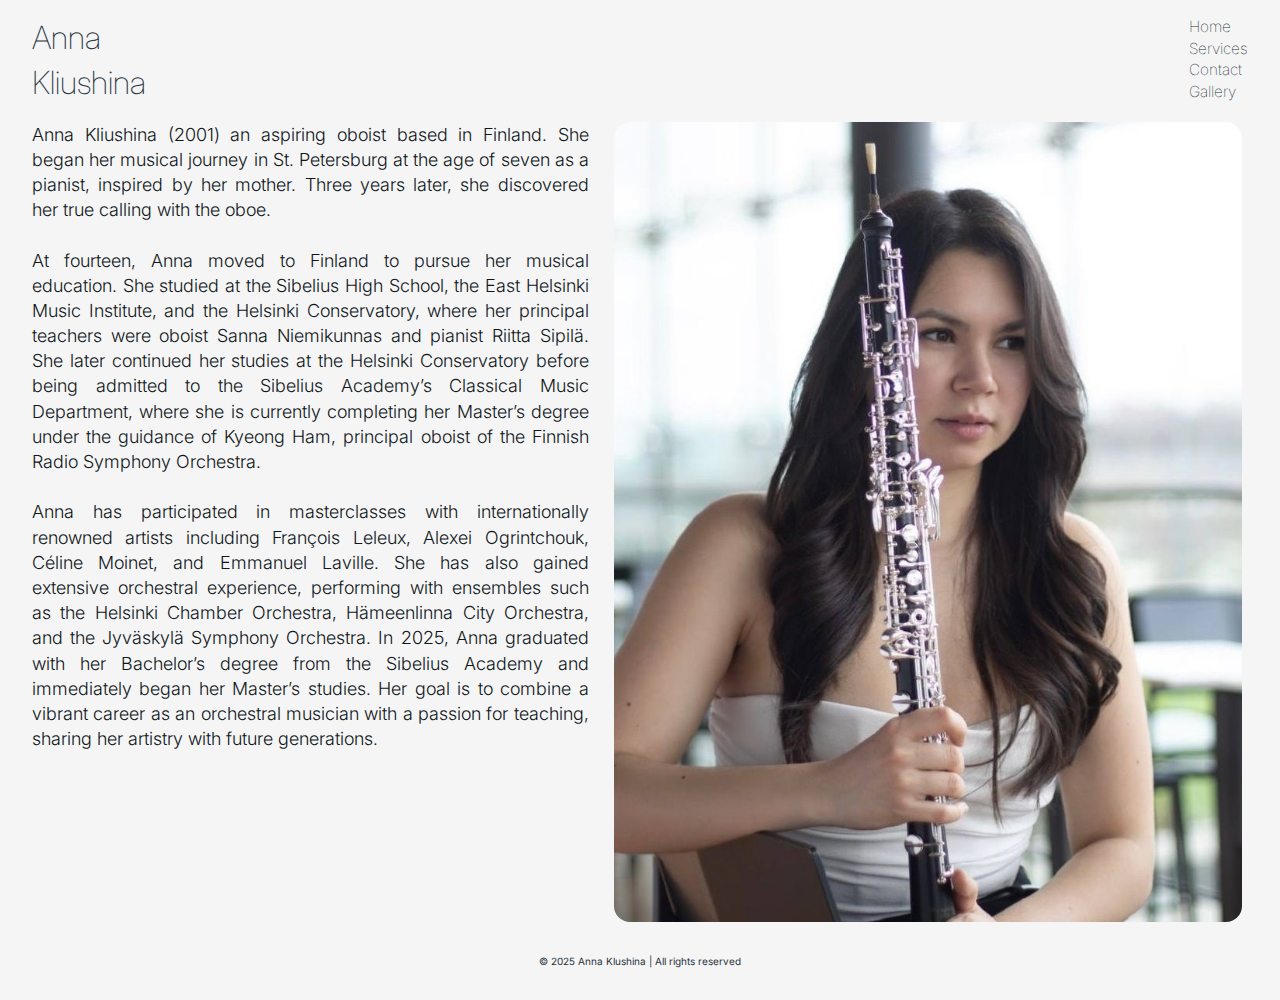
<file: about.html>
<!DOCTYPE html>
<html lang="en">

<head>
    <meta charset="UTF-8">
    <meta name="viewport" content="width=device-width, initial-scale=1.0">
    <title>Anna Kliushina</title>

    <!-- Inter and Playfair font -->
    <link rel="preconnect" href="https://fonts.googleapis.com">
    <link rel="preconnect" href="https://fonts.gstatic.com" crossorigin>
    <link
        href="https://fonts.googleapis.com/css2?family=Inter:ital,opsz,wght@0,14..32,100..900;1,14..32,100..900&family=Playfair+Display:ital,wght@0,400..900;1,400..900&display=swap"
        rel="stylesheet">

    <!-- Stylesheet -->
    <link rel="stylesheet" href="css/about.css">
</head>


<body>

   <!-- Navigation -->

    <header class="navigationBar">
    
        <div class="nameLogo">
    <p> Anna </p>  
     <p> Kliushina </p> 
     </div>
    
        <nav class="navigationMenu">
            <ul>
                 <li> <a href="index.html"> Home </a> </li>
                <li> <a href="services.html"> Services </a> </li>
                <li> <a href="contact.html"> Contact </a> </li>
                <li> <a href="gallery.html"> Gallery </a> </li>
            </ul>
        </nav>
    </header>



    <!-- Main Content -->

    <main>

    <section class="about">

    <div class="aboutText">
      <p> Anna Kliushina (2001) an aspiring oboist based in Finland. She began her musical journey in St. Petersburg at the age of seven as a pianist, inspired by her mother. Three years later, she discovered her true calling with the oboe. </p> <br> 

<p> At fourteen, Anna moved to Finland to pursue her musical education. She studied at the Sibelius High School, the East Helsinki Music Institute, and the Helsinki Conservatory, where her principal teachers were oboist Sanna Niemikunnas and pianist Riitta Sipilä. She later continued her studies at the Helsinki Conservatory before being admitted to the Sibelius Academy’s Classical Music Department, where she is currently completing her Master’s degree under the guidance of Kyeong Ham, principal oboist of the Finnish Radio Symphony Orchestra. 
      </p> <br>

<p> Anna has participated in masterclasses with internationally renowned artists including François Leleux, Alexei Ogrintchouk, Céline Moinet, and Emmanuel Laville. She has also gained extensive orchestral experience, performing with ensembles such as the Helsinki Chamber Orchestra, Hämeenlinna City Orchestra, and the Jyväskylä Symphony Orchestra.

In 2025, Anna graduated with her Bachelor’s degree from the Sibelius Academy and immediately began her Master’s studies. Her goal is to combine a vibrant career as an orchestral musician with a passion for teaching, sharing her artistry with future generations. </p>
    </div>
<img class="aboutMePhoto" src="images/aboutmePhoto.jpg" alt="Anna's portrait with oboe">
  </section>
  
    </main>

    <footer>
        <p> &copy; 2025 Anna Klushina | All rights reserved </p>
    </footer>
</body>

</html>
</file>
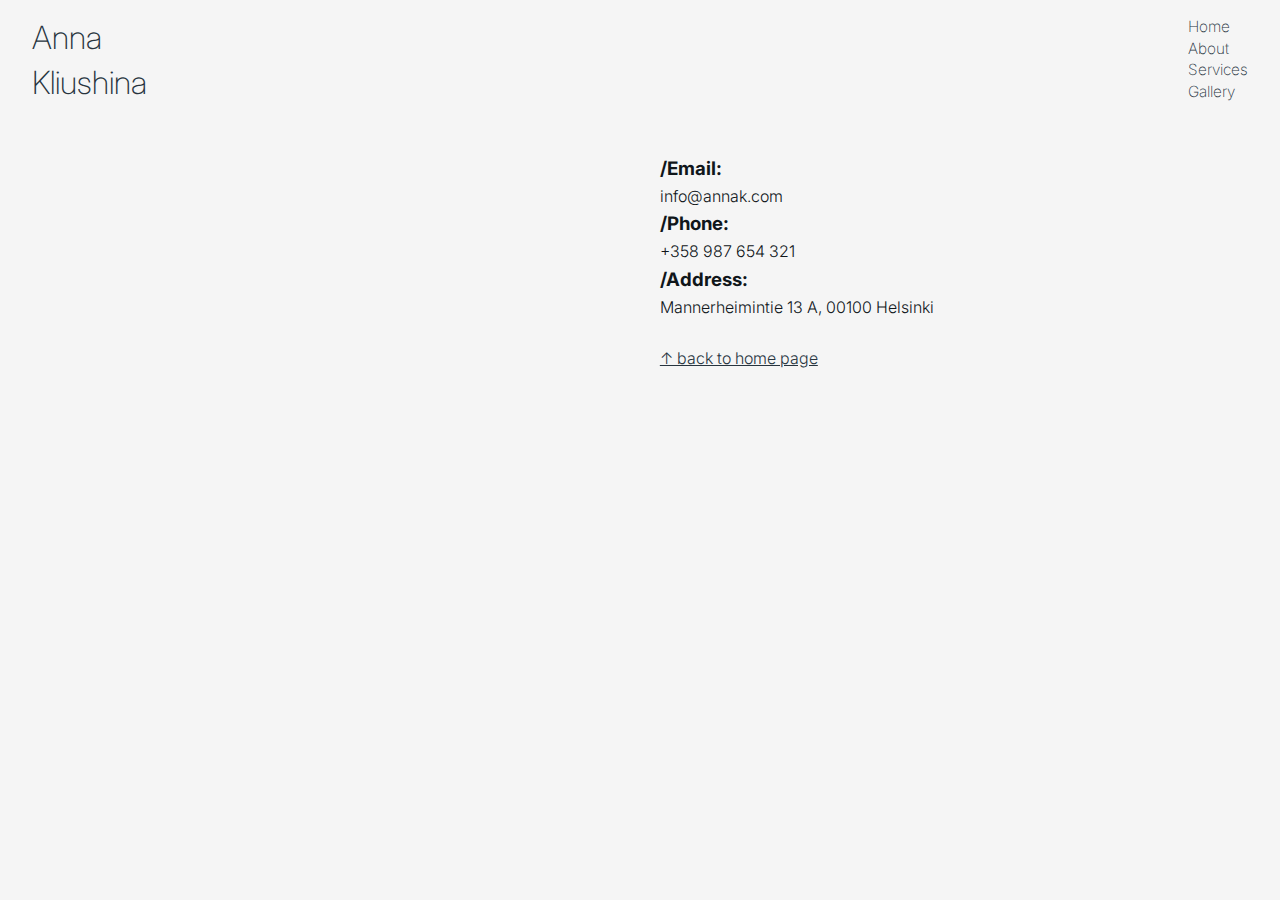
<file: contact.html>
<!DOCTYPE html>
<html lang="en">

<head>
    <meta charset="UTF-8">
    <meta name="viewport" content="width=device-width, initial-scale=1.0">
    <title>Anna Kliushina</title>

    <!-- Inter and Playfair font -->
    <link rel="preconnect" href="https://fonts.googleapis.com">
    <link rel="preconnect" href="https://fonts.gstatic.com" crossorigin>
    <link
        href="https://fonts.googleapis.com/css2?family=Inter:ital,opsz,wght@0,14..32,100..900;1,14..32,100..900&family=Playfair+Display:ital,wght@0,400..900;1,400..900&display=swap"
        rel="stylesheet">

    <!-- Stylesheet -->
    <link rel="stylesheet" href="css/contact.css">
</head>


<body>

 <!-- Navigation -->

    <header class="navigationBar">
    
        <div class="nameLogo">
    <p> Anna </p>  
     <p> Kliushina </p> 
     </div>
    
        <nav class="navigationMenu">
            <ul>
                <li> <a href="index.html"> Home </a> </li>
                <li> <a href="about.html"> About </a> </li>
                <li> <a href="services.html"> Services </a> </li>
                <li> <a href="gallery.html"> Gallery </a> </li>
            </ul>
        </nav>
    </header>



    <!-- contact page -->

<main class="contact">  

<div class="map">
    <iframe src="https://www.google.com/maps/embed?pb=!1m18!1m12!1m3!1d7937.690744477742!2d24.916518728575895!3d60.173735690290755!2m3!1f0!2f0!3f0!3m2!1i1024!2i768!4f13.1!3m3!1m2!1s0x46920a32eef847e9%3A0x573e7898e717bf7!2sMusiikkitalo%20-%20concert%20and%20event%20venue!5e0!3m2!1sen!2sfi!4v1759581338619!5m2!1sen!2sfi" width=100% height=100% style="border:0;" allowfullscreen="" loading="lazy" referrerpolicy="no-referrer-when-downgrade"></iframe>
</div>

<div class="contactContainer"> 
        <h3> /Email:</h3>
        <p>info@annak.com</p>
        <h3> /Phone: </h3>
        <p> +358 987 654 321</p>
        <h3> /Address: </h3>
        <p> Mannerheimintie 13 A, 00100 Helsinki </p>
        <br>
        <a href="index.html"> &#8593 back to home page </a>
</div>

    

</main>

</body>

</html>
</file>
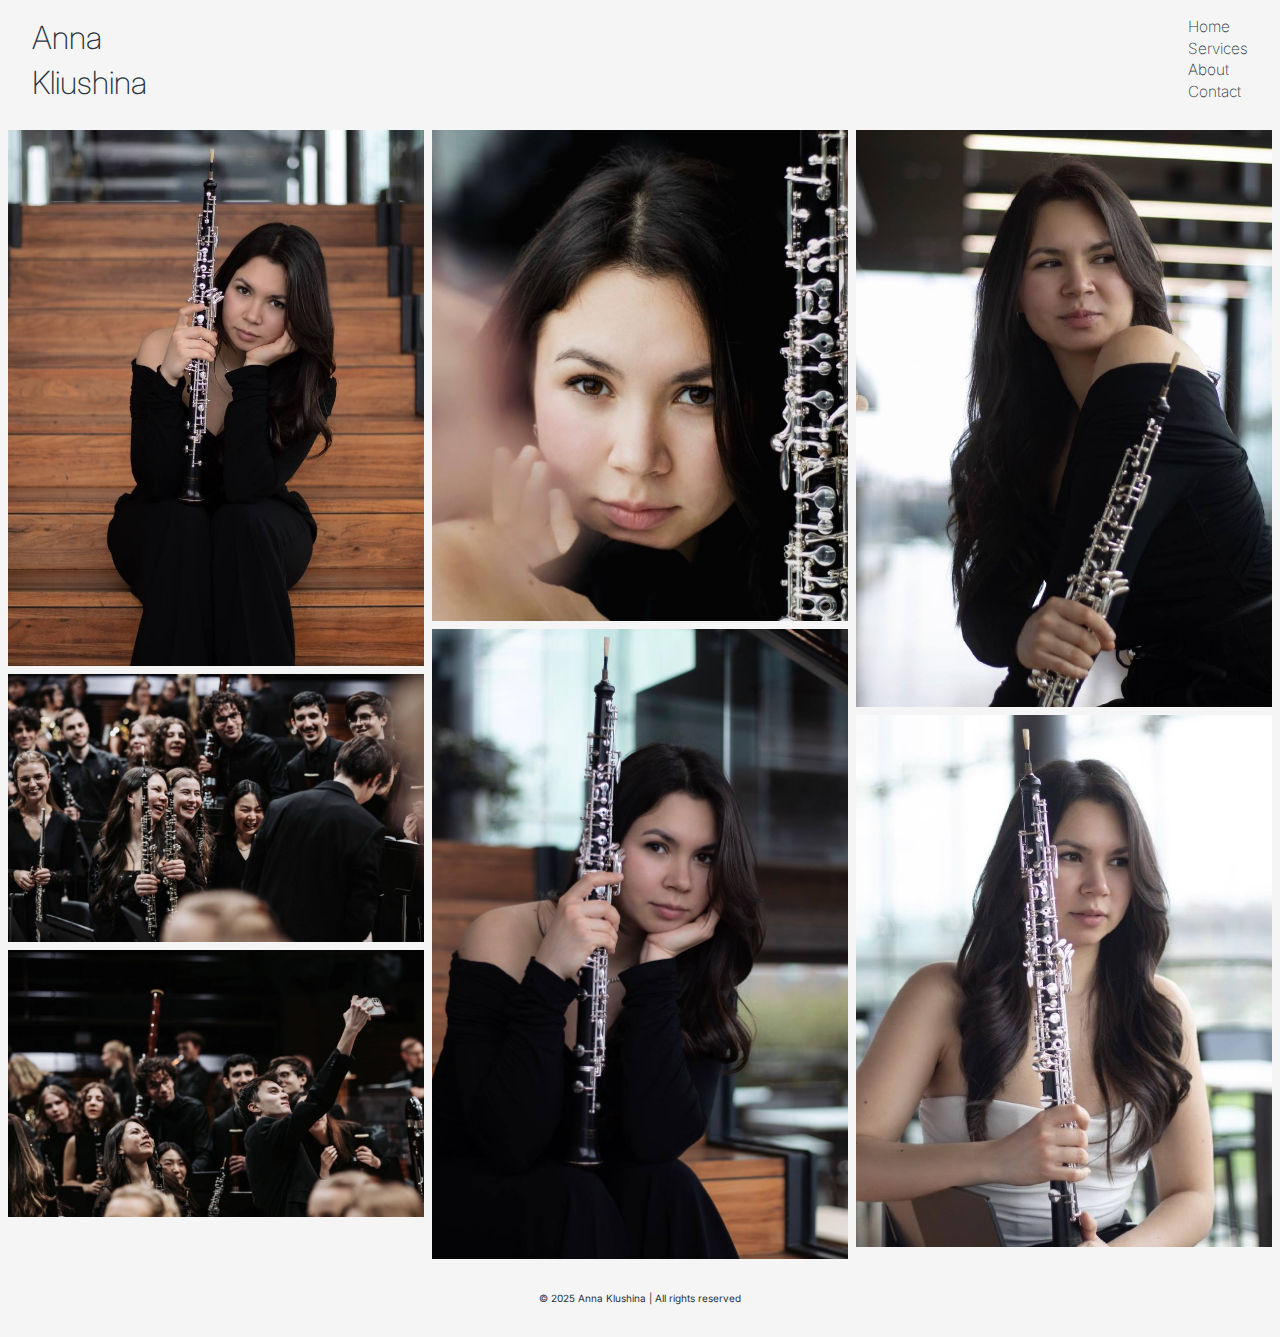
<file: gallery.html>
<!DOCTYPE html>
<html lang="en">

<head>
    <meta charset="UTF-8">
    <meta name="viewport" content="width=device-width, initial-scale=1.0">
    <title>Anna Kliushina</title>

    <!-- Inter and Playfair font -->
    <link rel="preconnect" href="https://fonts.googleapis.com">
    <link rel="preconnect" href="https://fonts.gstatic.com" crossorigin>
    <link
        href="https://fonts.googleapis.com/css2?family=Inter:ital,opsz,wght@0,14..32,100..900;1,14..32,100..900&family=Playfair+Display:ital,wght@0,400..900;1,400..900&display=swap"
        rel="stylesheet">

    <!-- Stylesheet -->
    <link rel="stylesheet" href="css/gallery.css">
</head>


<body>

    <!-- Navigation -->

    <header class="navigationBar">

        <div class="nameLogo">
            <p> Anna </p>
            <p> Kliushina </p>
        </div>


        <nav class="navigationMenu">
            <ul>
                <li> <a href="index.html"> Home </a> </li>
                <li> <a href="services.html"> Services </a> </li>
                <li> <a href="about.html"> About </a> </li>
                <li> <a href="contact.html"> Contact </a> </li>
            </ul>
        </nav>
    </header>

    <main>

        <!-- Photo grid -->

        <div class="row">
            <div class="column">
                <img src="images/onstairs.jpg" alt="Anna on stairs">
                <img src="images/orchestra.jpg" alt="muscians of the orchestra">
                <img src="images/orchestra2.jpg" alt="musicians after concert">
            </div>

            <div class="column">
                <img src="images/annaCloseUp.jpg" alt="Anna close up">
                <img src="images/onStairsClose.jpg" alt="Anna on stairs close up">
            </div>


            <div class="column">
                <img src="images/annaSideOboe.jpg" alt="Anna with oboe side angle">
                 <img src="images/aboutmePhoto.jpg" alt="Anna with oboe">
            </div>

        </div>

    </main>



    <!--Footer-->
    <footer>
        <p> &copy; 2025 Anna Klushina | All rights reserved </p>
    </footer>

</body>
</file>
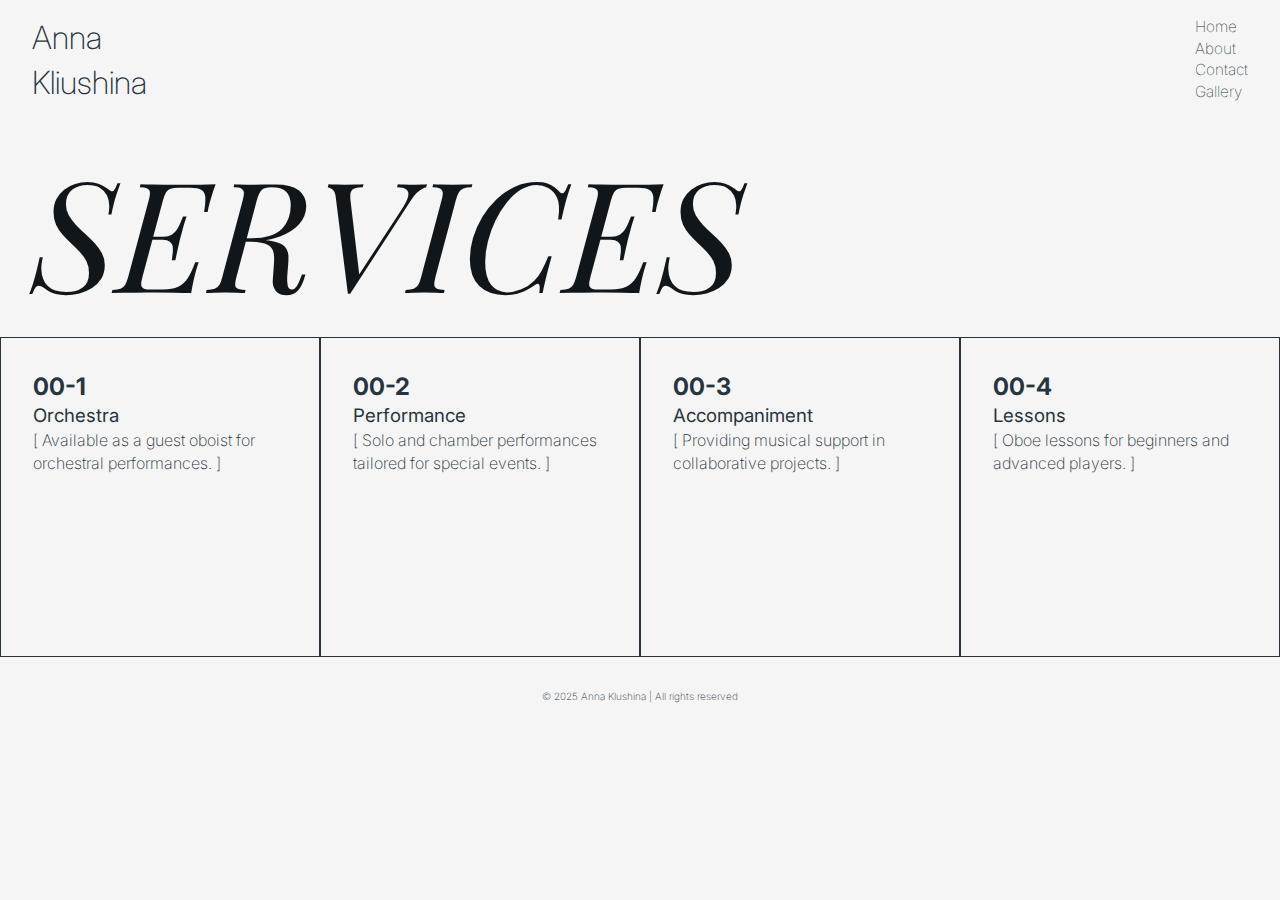
<file: services.html>
<!DOCTYPE html>
<html lang="en">

<head>

    <meta charset="UTF-8">
    <meta name="viewport" content="width=device-width, initial-scale=1.0">
    <title>Anna Kliushina</title>

    <!-- Inter and Playfair font -->
    <link rel="preconnect" href="https://fonts.googleapis.com">
    <link rel="preconnect" href="https://fonts.gstatic.com" crossorigin>
    <link
        href="https://fonts.googleapis.com/css2?family=Inter:ital,opsz,wght@0,14..32,100..900;1,14..32,100..900&family=Playfair+Display:ital,wght@0,400..900;1,400..900&display=swap"
        rel="stylesheet">

    <!-- Stylesheet -->
    <link rel="stylesheet" href="css/services.css">
    
</head>


<body>

   <!-- Navigation -->

<header class="navigationBar">

    <div class="nameLogo">
        <p> Anna </p>  
        <p> Kliushina </p> 
    </div>
        
    <nav class="navigationMenu">
    <ul>
        <li> <a href="index.html"> Home </a> </li>
        <li> <a href="about.html"> About </a> </li>
        <li> <a href="contact.html"> Contact </a> </li>
        <li> <a href="gallery.html"> Gallery </a> </li>
    </ul>
    </nav>
    
</header>

<!-- Services Page -->

    <main>

    <h2 class="servicesHeader"> Services </h2>

<!-- Services container, four columns -->
 
    <div class="servicesContainer">

        <div class="text">
            <h2> 00-1 </h2>
            <h3>Orchestra</h3>
            <p>[ Available as a guest oboist for orchestral performances. ]</p>
        </div>

        <div class="text">
                <h2> 00-2 </h2>
            <h3>Performance</h3>
            <p>[ Solo and chamber performances tailored for special events. ]</p>
        </div>

        <div class="text">
                <h2> 00-3 </h2>
            <h3>Accompaniment</h3>
            <p>[ Providing musical support in collaborative projects. ]</p>
        </div>

        <div class="text">
                <h2>00-4 </h2>
            <h3>Lessons</h3>
            <p>[ Oboe lessons for beginners and advanced players. ]</p>
        </div>
        
    </div>

    </main>


<footer class="footer">
    <p> &copy; 2025 Anna Klushina | All rights reserved </p>
</footer>

</body>

</html>
</file>
<file: css/about.css>
/* Base */

* { margin: 0; padding: 0; box-sizing: border-box; }

body {
  font-family: "Inter", sans-serif;
  color: #27343E;
  background: #F5F5F5;
  line-height: 1.4;
}


.navigationBar {
  display: flex;
  justify-content: space-between; 
  align-items: start;
  size: 5rem;
  padding: 1rem;
  background-color: transparent;
  top: 0;
  color: #27343E ;
  font-family: "Inter", sans-serif;
  font-optical-sizing: auto;
  font-weight: 150;
  font-style: normal;
}


/*Name logo on the right of the bar*/ 
.nameLogo {
  display: flex;
  flex-direction: column;
  justify-content: flex-start;
  padding-left: 1rem;
  gap: 0rem;
  font-size: 2.5vw;
}


/*Navigation menu on the right of the bar*/ 
.navigationMenu ul {
  display: flex;
  flex-direction: column;
  padding-right: 1rem;
  gap: 0rem;
  list-style: none;
  font-size: 1.2vw;
}

.navigationMenu a {
  text-decoration: none;
  color: #27343E;

}

.navigationMenu a:hover {
  font-size: 1.5vw;
  text-decoration: underline;
} 


.about {
  display: grid;
  grid-template-columns: 46% 49% ;
  grid-template-rows: 100% ;
column-gap: 2%;
}

.h2 {
  font-weight: 200;
  size: 8vw;
}


.aboutText {
  font-family: Inter, sans-serif;
  font-weight: 300;
  text-align: justify;
  font-size: large;
margin-left: 2rem;
gap: 2rem;
color: #10161A;
}

.aboutMePhoto {
width: 100%;
height: auto;
margin-right: 2rem;
border-radius: 1rem;
overflow: hidden;
}


/* Footer */

footer {
  display: flex;
  flex-direction: column;
  justify-content: end;
  align-items: center;
    width: 100%;
    text-align: center;
    font-size: x-small;
    padding: 2rem;
}



@media (max-width: 900px) {

  .navigationBar {
  display: flex;
  flex-direction: column;
  justify-content: center;
  align-items: center;
 padding: 2rem;
 gap: 1rem;
 }

 .navigationMenu ul {
  display: flex; 
  flex-direction: row;
justify-content: center;
  gap: 2vw;
  font-size: 5vw;
  padding-right: 0;
 }

.navigationMenu a:hover {
  font-size: 5vw;
  text-decoration: underline;
}

 .nameLogo {
  display: flex;
flex-direction: row;
align-items: center;
font-size: 5vw; 
gap: 2vw;
padding-left: 0;
 font-weight: 400;
}
 
.about {
  grid-template-columns: 100%;
  grid-template-rows: auto auto;
  text-align: center;
  gap: 0; 
  }

.aboutMePhoto {
  margin-top: 0;
  order: 1;
  width: 100%;
  object-fit: cover;
  border-radius: 1rem;
  grid-row: 1;
}

.aboutText {
margin-top: 1rem;
padding: 0;
grid-row: 2;
margin-left: 0;

}

  
}
</file>
<file: css/contact.css>
/* Contact page */

/* Base */

* {
     margin: 0;
     padding: 0;
     box-sizing: border-box;
}

body {
     font-family: "Inter", sans-serif;
     color: #27343E;
     background: #F5F5F5;
     line-height: 1.4;
}


/* Header + Navigation */
.navigationBar {
     display: flex;
     justify-content: space-between;
     align-items: flex-start;
     padding: 1rem;
     background-color: transparent;
     font-weight: 200;
}

/*Name logo on the left of the bar*/

.nameLogo {
     display: flex;
     flex-direction: column;
     justify-content: flex-start;
     padding-left: 1rem;
     font-size: 2.5vw;
}


/*Navigation menu on the right of the bar*/

.navigationMenu ul {
     display: flex;
     flex-direction: column;
     padding-right: 1rem;
     list-style: none;
     font-size: 1.2vw;
}

/*Link decoration */

.navigationMenu a {
     text-decoration: none;
     color: #27343E;
}

/*Underline and size up when hover*/

.navigationMenu a:hover {
     font-size: 1.5vw;
     text-decoration: underline;
}



/* Main content */

/*Main container*/
.contact {
     display: grid;
     grid-template-columns: 49% 50%;
     grid-template-rows: 170%;
     gap: 2rem;
     align-items: center;
     padding: 2rem;
}


.map {
     width: 100%;
     height: 100%;
     overflow: hidden; /* This cuts of the map */
     border-radius: 1rem;
}

.map iframe {
     width: 100%;
     height: 100%;
     border: 0;
}

.contactContainer {
     display: flex;
     flex-direction: column;
     justify-content: flex-start;
     align-self: flex-start;
     font-size: 1rem;
     line-height: 1.6;
     flex: 1;
     color: #10161A;
     font-weight: 300;
}

/* Back to home link*/
a {
     color: #27343E;
}

/*Responsive*/

@media (max-width: 900px) {
.navigationBar {
     display: flex;   
     flex-direction: column;
     justify-content: center;
     align-items: center;
     padding: 2rem;
     gap: 1rem;
}

.navigationMenu ul {
display: flex;
flex-direction: row;
justify-content: center;
gap: 2vw;
font-size: 5vw;
padding-right: 0;
}

.navigationMenu a:hover {
     font-size: 5vw;
     text-decoration: underline;
}

.nameLogo {
     display: flex;
     flex-direction: row;
     align-items: center;
     font-size: 5vw;
     gap: 2vw;
     padding-left: 0;
     font-weight: 400;
}

.map {
     width: 100%;
     height: 150%;
}

.contact {
     grid-template-columns: 100%;
     grid-template-rows: auto auto;
     gap: 2rem;
     padding: 2rem;
}

.contactContainer {
     margin-top: 1rem;
}


}
</file>
<file: css/gallery.css>
/* Gallery page */

/* base */

* { margin: 0; padding: 0; box-sizing: border-box; }

body {
  font-family: "Inter", sans-serif;
  color: #27343E ;
  background-color: #F5F5F5;
  line-height: 1.4;
}


/* Header + Navigation */
.navigationBar {
  display: flex;
  justify-content: space-between; 
  align-items: flex-start;
  padding: 1rem;
  background-color: transparent;
  font-weight: 200;
}


/*Name logo on the right of the bar*/ 
.nameLogo {
  display: flex;
  flex-direction: column;
  justify-content: flex-start;
  padding-left: 1rem;
  font-size: 2.5vw;
}


/*Navigation menu on the right of the bar*/ 
.navigationMenu ul {
  display: flex;
  flex-direction: column;
  padding-right: 1rem;
  list-style: none;
  font-size: 1.2vw; 
}

/*Link decoration*/
.navigationMenu a {
  text-decoration: none;
  color: #27343E;
}

/* Underline and size up when hover*/
.navigationMenu a:hover {
  font-size: 1.5vw;
  text-decoration: underline;
}

/* Footer */
footer {
  display: flex;
  flex-direction: column;
  justify-content: flex-end;
  align-items: center;
  width: 100%;
  text-align: center;
  font-size: x-small;
  padding: 2rem;
}


/*Gallery grid */

  .row {
    display: flex;
    flex-wrap: wrap;
    padding: 0 4px;
  }

  /* Image columns */
  .column {
    flex: 33.33%;
    max-width: 33.33%;
    padding: 0 4px;
  }

    .column img {
    margin-top: 8px;
    vertical-align: middle;
    width: 100%;
  }


/*Resposnive*/

@media screen and (max-width: 800px) {

  .navigationBar {
  display: flex;
  flex-direction: column;
  justify-content: center;
  align-items: center;
  padding: 2rem;
  gap: 1rem;
 }

 .navigationMenu ul {
  display: flex; 
  flex-direction: row;
  justify-content: center;
  gap: 2vw;
  font-size: 5vw;
  padding-right: 0;
 }

  .navigationMenu a:hover {
  font-size: 5vw;
  text-decoration: underline;
  }
 
 .nameLogo {
  display: flex;
  flex-direction: row;
  align-items: center;
  font-size: 5vw; 
  gap: 2vw;
  padding-left: 0;
  font-weight: 400;
}
 
  .column {
    flex: 100%;
    max-width: 100%;
  }
}
</file>
<file: css/services.css>
/* Services page */

/* base */

* { margin: 0; padding: 0; box-sizing: border-box; }

body {
  font-family: "Inter", sans-serif;
  color: #27343E;
  background: #F5F5F5;
  line-height: 1.4;
}


/* Header + Navigation */
.navigationBar {
  display: flex;
  justify-content: space-between; 
  align-items: start;
  size: 5rem;
  padding: 1rem;
  background-color: transparent;
  top: 0;
  color: #27343E ;
  font-family: "Inter", sans-serif;
  font-optical-sizing: auto;
  font-weight: 150;
  font-style: normal;
}


/*Name logo on the right of the bar*/ 
.nameLogo {
  display: flex;
  flex-direction: column;
  justify-content: flex-start;
  padding-left: 1rem;
  gap: 0rem;
  font-size: 2.5vw;
  font-weight: 400;
}


/*Navigation menu on the right of the bar*/ 
.navigationMenu ul {
  display: flex;
  flex-direction: column;
  padding-right: 1rem;
  gap: 0rem;
  list-style: none;
  font-size: 1.2vw; 
}

/*Link color, no underline*/
.navigationMenu a {
  text-decoration: none;
  color: #27343E;
}


/*underline and size up when hover*/
.navigationMenu a:hover {
  font-size: 1.5vw;
  text-decoration: underline;
}

/* Footer */
footer {
  display: flex;
  flex-direction: column;
  justify-content: end;
  align-items: center;
    width: 100%;
    text-align: center;
    font-size: x-small;
    padding: 2rem;
}

/*Main content*/
.servicesHeader {
    display: flex;
    flex-direction: row;
    align-self: flex-start;
    margin-left: 2rem;
    font-family: "Playfair Display", sans-serif;
    text-transform: uppercase;
    color: #10161A;
    font-style: italic;
    font-size: 12vw ;
    font-weight: 100;
}

/*four column container for services*/
.servicesContainer {
display: grid;
  grid-template-columns: 25% 25% 25% 25% ;
  grid-template-rows: 20rem;
  gap: 0rem;
  margin: 0rem 0rem;
}

.servicesContainer > div {
  background-color: #f5f5f5;
  border: 0.01rem solid #27343E;
  padding: 2rem 2rem;
  font-size: 1rem;
  text-align: left;
  gap: 20%;
}

h2 {
font-weight: 700;
}

h3 {
  font-weight: 400;
}

p {
  font-weight: 200;
}


/*Responsive*/

@media (max-width: 800px) {

  .navigationBar {

padding: 2rem;
 }

 .navigationMenu ul {
  display: flex; 
  flex-direction: row;
justify-content: flex-start;
  gap: 2vw;
  font-size: 5vw;
 }

  .navigationMenu a {
  text-decoration: none;
  color: #27343E;
  }

  .navigationMenu a:hover {
  font-size: 5vw;
  text-decoration: underline;
  }

 .nameLogo {
  display: none;
 }

 .backgroundText {
  display: none;
 }

.servicesHeader {
  display: flex;
  justify-content: flex-start;
  margin-left: 2rem;
}

.servicesContainer {
display: grid;
width: 100%;
grid-template-rows: 25% 25% 25% 25% ;
grid-template-columns: 100%;

}

}
</file>
